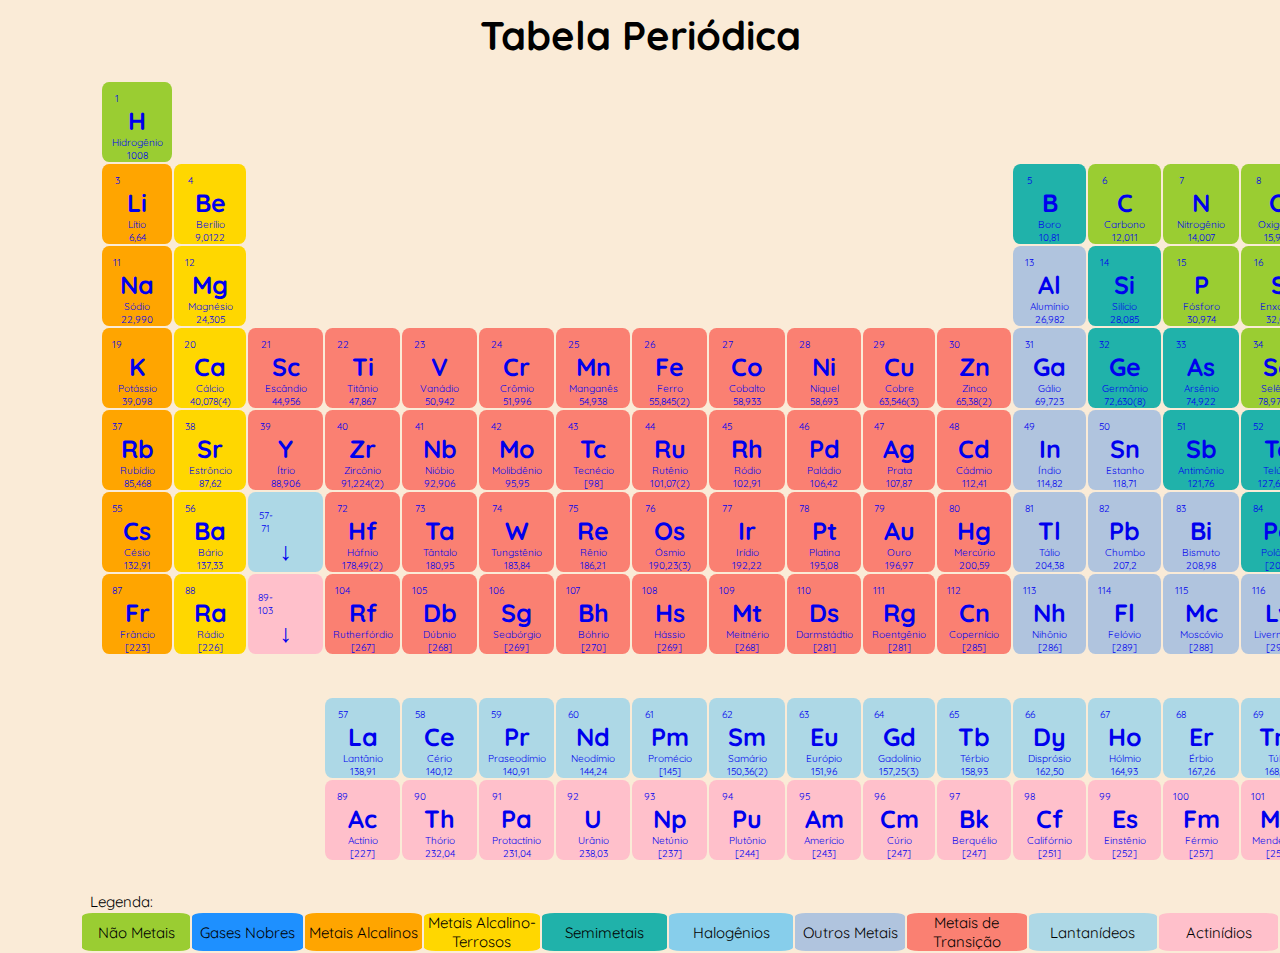
<file: index.html>
<!DOCTYPE html>
<html lang="pt-BR">
<head>
    <meta charset="UTF-8">
    <meta http-equiv="X-UA-Compatible" content="IE=edge">
    <meta name="viewport" content="width=device-width, initial-scale=1.0">
    <link rel="stylesheet" href="style.css">
    <link rel="icon" type="image/x-icon" href="images/favicon.ico">
    <title>Tabela Periódica</title>
</head>
<body>
    <header>
        <h1>Tabela Periódica</h1>                                   
    </header>
    <main>
        <table class="tabela1">                
            <tbody>
                <tr>
                    <td class="yellowgreen">
                        <a href="lista/lista.html" target="_blank">
                            <div>1<p>(Número atômico)</p></div>                            
                            <h1>H</h1>
                            <p>Hidrogênio <br> 1008</p>
                        </a>
                    </td>                 

                    <td id="none" colspan="16"></td>

                    <td class="dodgerblue">
                        <a href="lista/lista.html" target="_blank">
                            <div>2<p>(Número atômico)</p></div>
                            <h1>He</h1>
                            <p>Hélio <br> 4,0026</p>
                        </a>
                    </td>
                </tr>
                <tr>
                    <td class="orange">
                        <a href="lista/lista.html" target="_blank">
                            <div>3<p>(Número atômico)</p></div>
                            <h1>Li</h1>
                            <p>Lítio <br> 6,64</p>
                        </a>
                    </td>
                    <td class="gold">
                        <a href="lista/lista.html" target="_blank">
                            <div>4<p>(Número atômico)</p></div>
                            <h1>Be</h1>
                            <p>Berílio <br> 9,0122</p>
                        </a>
                    </td>

                    <td id="none" colspan="10"></td>
        
                    <td class="lightseagreen">
                        <a href="lista/lista.html" target="_blank">
                            <div>5<p>(Número atômico)</p></div>
                            <h1>B</h1>
                            <p>Boro <br> 10,81</p>
                        </a>
                    </td>
                    <td class="yellowgreen">
                        <a href="lista/lista.html" target="_blank">
                            <div>6<p>(Número atômico)</p></div>
                            <h1>C</h1>
                            <p>Carbono <br> 12,011</p>
                        </a>
                    </td>
                    <td class="yellowgreen">
                        <a href="lista/lista.html" target="_blank">
                            <div>7<p>(Número atômico)</p></div>
                            <h1>N</h1>
                            <p>Nitrogênio<br>14,007</p>
                        </a>
                    </td>
                    <td class="yellowgreen">
                        <a href="lista/lista.html" target="_blank">
                            <div>8<p>(Número atômico)</p></div>
                            <h1>O</h1>
                            <p>Oxigênio<br>15,999</p>
                        </a>
                    </td>
                    <td class="skyblue">
                        <a href="lista/lista.html" target="_blank">
                            <div>9<p>(Número atômico)</p></div>
                            <h1>F</h1>
                            <p>Flúor<br>18,998</p>
                        </a>
                    </td>
                    <td class="dodgerblue">
                        <a href="lista/lista.html" target="_blank">
                            <div>10<p>(Número atômico)</p></div>
                            <h1>Ne</h1>
                            <p>Neônio<br>20,180</p>
                        </a>
                    </td>        
                </tr>
                <tr>
                    <td class="orange">
                        <a href="lista/lista.html" target="_blank">
                            <div>11<p>(Número atômico)</p></div>
                            <h1>Na</h1>
                            <p>Sódio<br>22,990</p>
                        </a>
                    </td>
                    <td class="gold">
                        <a href="lista/lista.html" target="_blank">
                            <div>12<p>(Número atômico)</p></div>
                            <h1>Mg</h1>
                            <p>Magnésio<br>24,305</p>
                        </a>
                    </td>

                    <td id="none" colspan="10"></td>

                    <td class="lightsteelblue">
                        <a href="lista/lista.html" target="_blank">
                            <div>13<p>(Número atômico)</p></div>
                            <h1>Al</h1>
                            <p>Alumínio<br>26,982</p>
                        </a>
                    </td>
                    <td class="lightseagreen">
                        <a href="lista/lista.html" target="_blank">
                            <div>14<p>(Número atômico)</p></div>
                            <h1>Si</h1>
                            <p>Silício<br>28,085</p>
                        </a>
                    </td>
                    <td class="yellowgreen">
                        <a href="lista/lista.html" target="_blank">
                            <div>15<p>(Número atômico)</p></div>
                            <h1>P</h1>
                            <p>Fósforo<br>30,974</p>
                        </a>
                    </td>
                    <td class="yellowgreen">
                        <a href="lista/lista.html" target="_blank">
                            <div>16<p>(Número atômico)</p></div>
                            <h1>S</h1>
                            <p>Enxofre<br>32,06</p>
                        </a>
                    </td>
                    <td class="skyblue">
                        <a href="lista/lista.html" target="_blank">
                            <div>17<p>(Número atômico)</p></div>
                            <h1>Cl</h1>
                            <p>Cloro<br>35,45</p>
                        </a>
                    </td>
                    <td class="dodgerblue">
                        <a href="lista/lista.html" target="_blank">
                            <div>18<p>(Número atômico)</p></div>
                            <h1>Ar</h1>
                            <p>Argônio<br>39,948</p>
                        </a>
                    </td>
                </tr>
                <tr>
                    <td class="orange">
                        <a href="lista/lista.html" target="_blank">
                            <div>19<p>(Número atômico)</p></div>
                            <h1>K</h1>
                            <p>Potássio<br>39,098</p>
                        </a>
                    </td>
                    <td class="gold">
                        <a href="lista/lista.html" target="_blank">
                            <div>20<p>(Número atômico)</p></div>
                            <h1>Ca</h1>
                            <p>Cálcio<br>40,078(4)</p>
                        </a>
                    </td>
                    <td class="salmon">
                        <a href="lista/lista.html" target="_blank">
                            <div>21<p>(Número atômico)</p></div>
                            <h1>Sc</h1>
                            <p>Escândio<br>44,956</p>
                        </a>
                    </td>
                    <td class="salmon">
                        <a href="lista/lista.html" target="_blank">
                            <div>22<p>(Número atômico)</p></div>
                            <h1>Ti</h1>
                            <p>Titânio<br>47,867</p>
                        </a>
                    </td>
                    <td class="salmon">
                        <a href="lista/lista.html" target="_blank">
                            <div>23<p>(Número atômico)</p></div>
                            <h1>V</h1>
                            <p>Vanádio<br>50,942</p>
                        </a>
                    </td>
                    <td class="salmon">
                        <a href="lista/lista.html" target="_blank">
                            <div>24<p>(Número atômico)</p></div>
                            <h1>Cr</h1>
                            <p>Crômio<br>51,996</p>
                        </a>
                    </td>
                    <td class="salmon">
                        <a href="lista/lista.html" target="_blank">
                            <div>25<p>(Número atômico)</p></div>
                            <h1>Mn</h1>
                            <p>Manganês<br>54,938</p>
                        </a>
                    </td>
                    <td class="salmon">
                        <a href="lista/lista.html" target="_blank">
                            <div>26<p>(Número atômico)</p></div>
                            <h1>Fe</h1>
                            <p>Ferro<br>55,845(2)</p>
                        </a>
                    </td>
                    <td class="salmon">
                        <a href="lista/lista.html" target="_blank">
                            <div>27<p>(Número atômico)</p></div>
                            <h1>Co</h1>
                            <p>Cobalto<br>58,933</p>
                        </a>
                    </td>
                    <td class="salmon">
                        <a href="lista/lista.html" target="_blank">
                            <div>28<p>(Número atômico)</p></div>
                            <h1>Ni</h1>
                            <p>Níquel<br>58,693</p>
                        </a>
                    </td>
                    <td class="salmon">
                        <a href="lista/lista.html" target="_blank">
                            <div>29<p>(Número atômico)</p></div>
                            <h1>Cu</h1>
                            <p>Cobre<br>63,546(3)</p>
                        </a>
                    </td>
                    <td class="salmon">
                        <a href="lista/lista.html" target="_blank">
                            <div>30<p>(Número atômico)</p></div>
                            <h1>Zn</h1>
                            <p>Zinco<br>65,38(2)</p>
                        </a>
                    </td>
                    <td class="lightsteelblue">
                        <a href="lista/lista.html" target="_blank">
                            <div>31<p>(Número atômico)</p></div>
                            <h1>Ga</h1>
                            <p>Gálio<br>69,723</p>
                        </a>
                    </td>
                    <td class="lightseagreen">
                        <a href="lista/lista.html" target="_blank">
                            <div>32<p>(Número atômico)</p></div>
                            <h1>Ge</h1>
                            <p>Germânio<br>72,630(8)</p>
                        </a>
                    </td>
                    <td class="lightseagreen">
                        <a href="lista/lista.html" target="_blank">
                            <div>33<p>(Número atômico)</p></div>
                            <h1>As</h1>
                            <p>Arsênio<br>74,922</p>
                        </a>
                    </td>
                    <td class="yellowgreen">
                        <a href="lista/lista.html" target="_blank">
                            <div>34<p>(Número atômico)</p></div>
                            <h1>Se</h1>
                            <p>Selênio<br>78,971(8)</p>
                        </a>
                    </td>
                    <td class="skyblue">
                        <a href="lista/lista.html" target="_blank">
                            <div>35<p>(Número atômico)</p></div>
                            <h1>Br</h1>
                            <p>Bromo<br>79,904</p>
                        </a>
                    </td>
                    <td class="dodgerblue">
                        <a href="lista/lista.html" target="_blank">
                            <div>36<p>(Número atômico)</p></div>
                            <h1>Kr</h1>
                            <p>Criptônio<br>83,798(2)</p>
                        </a>
                    </td>
                </tr>
                <tr>
                    <td class="orange">
                        <a href="lista/lista.html" target="_blank">
                            <div>37<p>(Número atômico)</p></div>
                            <h1>Rb</h1>
                            <p>Rubídio<br>85,468</p>
                        </a>
                    </td>
                    <td class="gold">
                        <a href="lista/lista.html" target="_blank">
                            <div>38<p>(Número atômico)</p></div>
                            <h1>Sr</h1>
                            <p>Estrôncio<br>87,62</p>
                        </a>
                    </td>
                    <td class="salmon">
                        <a href="lista/lista.html" target="_blank">
                            <div>39<p>(Número atômico)</p></div>
                            <h1>Y</h1>
                            <p>Ítrio<br>88,906</p>
                        </a>
                    </td>
                    <td class="salmon">
                        <a href="lista/lista.html" target="_blank">
                            <div>40<p>(Número atômico)</p></div>
                            <h1>Zr</h1>
                            <p>Zircônio<br>91,224(2)</p>
                        </a>
                    </td>
                    <td class="salmon">
                        <a href="lista/lista.html" target="_blank">
                            <div>41<p>(Número atômico)</p></div>
                            <h1>Nb</h1>
                            <p>Nióbio<br>92,906</p>
                        </a>
                    </td>
                    <td class="salmon">
                        <a href="lista/lista.html" target="_blank">
                            <div>42<p>(Número atômico)</p></div>
                            <h1>Mo</h1>
                            <p>Molibdênio<br>95,95</p>
                        </a>
                    </td>
                    <td class="salmon">
                        <a href="lista/lista.html" target="_blank">
                            <div>43<p>(Número atômico)</p></div>
                            <h1>Tc</h1>
                            <p>Tecnécio<br>[98]</p>
                        </a>
                    </td>
                    <td class="salmon">
                        <a href="lista/lista.html" target="_blank">
                            <div>44<p>(Número atômico)</p></div>
                            <h1>Ru</h1>
                            <p>Rutênio<br>101,07(2)</p>
                        </a>
                    </td>
                    <td class="salmon">
                        <a href="lista/lista.html" target="_blank">
                            <div>45<p>(Número atômico)</p></div>
                            <h1>Rh</h1>
                            <p>Ródio<br>102,91</p>
                        </a>
                    </td>
                    <td class="salmon">
                        <a href="lista/lista.html" target="_blank">
                            <div>46<p>(Número atômico)</p></div>
                            <h1>Pd</h1>
                            <p>Paládio<br>106,42</p>
                        </a>
                    </td>
                    <td class="salmon">
                        <a href="lista/lista.html" target="_blank">
                            <div>47<p>(Número atômico)</p></div>
                            <h1>Ag</h1>
                            <p>Prata<br>107,87</p>
                        </a>
                    </td>
                    <td class="salmon">
                        <a href="lista/lista.html" target="_blank">
                            <div>48<p>(Número atômico)</p></div>
                            <h1>Cd</h1>
                            <p>Cádmio<br>112,41</p>
                        </a>
                    </td>
                    <td class="lightsteelblue">
                        <a href=lista/lista.html" target="_blank">
                            <div>49<p>(Número atômico)</p></div>
                            <h1>In</h1>
                            <p>Índio<br>114,82</p>
                        </a>
                    </td>
                    <td class="lightsteelblue">
                        <a href="lista/lista.html" target="_blank">
                            <div>50<p>(Número atômico)</p></div>
                            <h1>Sn</h1>
                            <p>Estanho<br>118,71</p>
                        </a>
                    </td>
                    <td class="lightseagreen">
                        <a href="lista/lista.html" target="_blank">
                            <div>51<p>(Número atômico)</p></div>
                            <h1>Sb</h1>
                            <p>Antimônio<br>121,76</p>
                        </a>
                    </td>
                    <td class="lightseagreen">
                        <a href="lista/lista.html" target="_blank">
                            <div>52<p>(Número atômico)</p></div>
                            <h1>Te</h1>
                            <p>Telúrio<br>127,60(3)</p>
                        </a>
                    </td>
                    <td class="skyblue">
                        <a href="lista/lista.html" target="_blank">
                            <div>53<p>(Número atômico)</p></div>
                            <h1>I</h1>
                            <p>Iodo<br>126,90</p>
                        </a>
                    </td>
                    <td class="dodgerblue">
                        <a href="lista/lista.html" target="_blank">
                            <div>54<p>(Número atômico)</p></div>
                            <h1>Xe</h1>
                            <p>Xenônio<br>131,29</p>
                        </a>
                    </td>
                </tr>
                <tr>
                    <td class="orange">
                        <a href="lista/lista.html" target="_blank">
                            <div>55<p>(Número atômico)</p></div>
                            <h1>Cs</h1>
                            <p>Césio<br>132,91</p>
                        </a>
                    </td>
                    <td class="gold">
                        <a href="lista/lista.html" target="_blank">
                            <div>56<p>(Número atômico)</p></div>
                            <h1>Ba</h1>
                            <p>Bário<br>137,33</p>
                        </a>
                    </td>
                    <td class="lightblue">
                        <a href="lista/lista.html" target="_blank">
                            <div class="seta">57-71<p>(Número atômico)</p></div>
                            <h1>&#8595;</h1>
                        </a>
                    </td>
                    <td class="salmon">
                        <a href="lista/lista.html" target="_blank">
                            <div>72<p>(Número atômico)</p></div>
                            <h1>Hf</h1>
                            <p>Háfnio<br>178,49(2)</p>
                        </a>
                    </td>
                    <td class="salmon">
                        <a href="lista/lista.html" target="_blank">
                            <div>73<p>(Número atômico)</p></div>
                            <h1>Ta</h1>
                            <p>Tântalo<br>180,95</p>
                        </a>
                    </td>
                    <td class="salmon">
                        <a href="lista/lista.html" target="_blank">
                            <div>74<p>(Número atômico)</p></div>
                            <h1>W</h1>
                            <p>Tungstênio<br>183,84</p>
                        </a>
                    </td>
                    <td class="salmon">
                        <a href="lista/lista.html" target="_blank">
                            <div>75<p>(Número atômico)</p></div>
                            <h1>Re</h1>
                            <p>Rênio<br>186,21</p>
                        </a>
                    </td>
                    <td class="salmon">
                        <a href="lista/lista.html" target="_blank">
                            <div>76<p>(Número atômico)</p></div>
                            <h1>Os</h1>
                            <p>Ósmio<br>190,23(3)</p>
                        </a>
                    </td>
                    <td class="salmon">
                        <a href="lista/lista.html" target="_blank">
                            <div>77<p>(Número atômico)</p></div>
                            <h1>Ir</h1>
                            <p>Irídio<br>192,22</p>
                        </a>
                    </td>
                    <td class="salmon">
                        <a href="lista/lista.html" target="_blank">
                            <div>78<p>(Número atômico)</p></div>
                            <h1>Pt</h1>
                            <p>Platina<br>195,08</p>
                        </a>
                    </td>
                    <td class="salmon">
                        <a href="lista/lista.html" target="_blank">
                            <div>79<p>(Número atômico)</p></div>
                            <h1>Au</h1>
                            <p>Ouro<br>196,97</p>
                        </a>
                    </td>
                    <td class="salmon">
                        <a href="lista/lista.html" target="_blank">
                            <div>80<p>(Número atômico)</p></div>
                            <h1>Hg</h1>
                            <p>Mercúrio<br>200,59</p>
                        </a>
                    </td>
                    <td class="lightsteelblue">
                        <a href="lista/lista.html" target="_blank">
                            <div>81<p>(Número atômico)</p></div>
                            <h1>Tl</h1>
                            <p>Tálio<br>204,38</p>
                        </a>
                    </td>
                    <td class="lightsteelblue">
                        <a href="lista/lista.html" target="_blank">
                            <div>82<p>(Número atômico)</p></div>
                            <h1>Pb</h1>
                            <p>Chumbo<br>207,2</p>
                        </a>
                    </td>
                    <td class="lightsteelblue">
                        <a href="lista/lista.html" target="_blank">
                            <div>83<p>(Número atômico)</p></div>
                            <h1>Bi</h1>
                            <p>Bismuto<br>208,98</p>
                        </a>
                    </td>
                    <td class="lightseagreen">
                        <a href="lista/lista.html" target="_blank">
                            <div>84<p>(Número atômico)</p></div>
                            <h1>Po</h1>
                            <p>Polônio<br>[209]</p>
                        </a>
                    </td>
                    <td class="skyblue">
                        <a href="lista/lista.html" target="_blank">
                            <div>85<p>(Número atômico)</p></div>
                            <h1>At</h1>
                            <p>Aslato<br>[210]</p>
                        </a>
                    </td>
                    <td class="dodgerblue">
                        <a href="lista/lista.html" target="_blank">
                            <div>86<p>(Número atômico)</p></div>
                            <h1>Rn</h1>
                            <p>Randônio<br>[222]</p>
                        </a>
                    </td>
                </tr>
                <tr>
                    <td class="orange">
                        <a href="lista/lista.html" target="_blank">
                            <div>87<p>(Número atômico)</p></div>
                            <h1>Fr</h1>
                            <p>Frâncio<br>[223]</p>
                        </a>
                    </td>
                    <td class="gold">
                        <a href="lista/lista.html" target="_blank">
                            <div>88<p>(Número atômico)</p></div>
                            <h1>Ra</h1>
                            <p>Rádio<br>[226]</p>
                        </a>
                    </td>
                    <td class="pink">
                        <a href="lista/lista.html" target="_blank">
                            <div>89-103<p>(Número atômico)</p></div>
                            <h1>&#8595;</h1>
                        </a>
                    </td>
                    <td class="salmon">
                        <a href="lista/lista.html" target="_blank">
                            <div>104<p>(Número atômico)</p></div>
                            <h1>Rf</h1>
                            <p>Rutherfórdio<br>[267]</p>
                        </a>
                    </td>
                    <td class="salmon">
                        <a href="lista/lista.html" target="_blank">
                            <div>105<p>(Número atômico)</p></div>
                            <h1>Db</h1>
                            <p>Dúbnio<br>[268]</p>
                        </a>
                    </td>
                    <td class="salmon">
                        <a href="lista/lista.html" target="_blank">
                            <div>106<p>(Número atômico)</p></div>
                            <h1>Sg</h1>
                            <p>Seabórgio<br>[269]</p>
                        </a>
                    </td>
                    <td class="salmon">
                        <a href="lista/lista.html" target="_blank">
                            <div>107<p>(Número atômico)</p></div>
                            <h1>Bh</h1>
                            <p>Bóhrio<br>[270]</p>
                        </a>
                    </td>
                    <td class="salmon">
                        <a href="lista/lista.html" target="_blank">
                            <div>108<p>(Número atômico)</p></div>
                            <h1>Hs</h1>
                            <p>Hássio<br>[269]</p>
                        </a>
                    </td>
                    <td class="salmon">
                        <a href="lista/lista.html" target="_blank">
                            <div>109<p>(Número atômico)</p></div>
                            <h1>Mt</h1>
                            <p>Meitnério<br>[268]</p>
                        </a>
                    </td>
                    <td class="salmon">
                        <a href="lista/lista.html" target="_blank">
                            <div>110<p>(Número atômico)</p></div>
                            <h1>Ds</h1>
                            <p>Darmstádtio<br>[281]</p>
                        </a>
                    </td>
                    <td class="salmon">
                        <a href="lista/lista.html" target="_blank">
                            <div>111<p>(Número atômico)</p></div>
                            <h1>Rg</h1>
                            <p>Roentgênio<br>[281]</p>
                        </a>
                    </td>
                    <td class="salmon">
                        <a href="lista/lista.html" target="_blank">
                            <div>112<p>(Número atômico)</p></div>
                            <h1>Cn</h1>
                            <p>Copernício<br>[285]</p>
                        </a>
                    </td>
                    <td class="lightsteelblue">
                        <a href="lista/lista.html" target="_blank">
                            <div>113<p>(Número atômico)</p></div>
                            <h1>Nh</h1>
                            <p>Nihônio<br>[286]</p>
                        </a>
                    </td>
                    <td class="lightsteelblue">
                        <a href="lista/lista.html" target="_blank">
                            <div>114<p>(Número atômico)</p></div>
                            <h1>Fl</h1>
                            <p>Felóvio<br>[289]</p>
                        </a>
                    </td>
                    <td class="lightsteelblue">
                        <a href="lista/lista.html" target="_blank">
                            <div>115<p>(Número atômico)</p></div>
                            <h1>Mc</h1>
                            <p>Moscóvio<br>[288]</p>
                        </a>
                    </td>
                    <td class="lightsteelblue">
                        <a href="lista/lista.html" target="_blank">
                            <div>116<p>(Número atômico)</p></div>
                            <h1>Lv</h1>
                            <p>Livermório<br>[293]</p>
                        </a>
                    </td>
                    <td class="skyblue">
                        <a href="lista/lista.html" target="_blank">
                            <div>117<p>(Número atômico)</p></div>
                            <h1>Ts</h1>
                            <p>Tenessino<br>[294]</p>
                        </a>
                    </td>
                    <td class="dodgerblue">
                        <a href="lista/lista.html" target="_blank">
                            <div>118<p>(Número atômico)</p></div>
                            <h1>Og</h1>
                            <p>Oganessônio<br>[294]</p>
                        </a>
                    </td>
                </tr>
                <tr></tr>
                <tr>                               
                    <td id="none" colspan="3"></td>

                    <td class="lightblue">
                        <a href="lista/lista.html" target="_blank">
                            <div>57<p>(Número atômico)</p></div>
                            <h1>La</h1>
                            <p>Lantânio<br>138,91</p>
                        </a>
                    </td>
                    <td class="lightblue">
                        <a href="lista/lista.html" target="_blank">
                            <div>58<p>(Número atômico)</p></div>
                            <h1>Ce</h1>
                            <p>Cério<br>140,12</p>
                        </a>
                    </td>
                    <td class="lightblue">
                        <a href="lista/lista.html" target="_blank">
                            <div>59<p>(Número atômico)</p></div>
                            <h1>Pr</h1>
                            <p>Praseodímio<br>140,91</p>
                        </a>
                    </td>
                    <td class="lightblue">
                        <a href="lista/lista.html" target="_blank">
                            <div>60<p>(Número atômico)</p></div>
                            <h1>Nd</h1>
                            <p>Neodímio<br>144,24</p>
                        </a>
                    </td>
                    <td class="lightblue">
                        <a href="lista/lista.html" target="_blank">
                            <div>61<p>(Número atômico)</p></div>
                            <h1>Pm</h1>
                            <p>Promécio<br>[145]</p>
                        </a> 
                    </td>
                    <td class="lightblue">
                        <a href="lista/lista.html" target="_blank">
                            <div>62<p>(Número atômico)</p></div>
                            <h1>Sm</h1>
                            <p>Samário<br>150,36(2)</p>
                        </a>
                    </td>
                    <td class="lightblue">
                        <a href="lista/lista.html" target="_blank">
                            <div>63<p>(Número atômico)</p></div>
                            <h1>Eu</h1>
                            <p>Európio<br>151,96</p>
                        </a>
                    </td>
                    <td class="lightblue">
                        <a href="lista/lista.html" target="_blank">
                            <div>64<p>(Número atômico)</p></div>
                            <h1>Gd</h1>
                            <p>Gadolínio<br>157,25(3)</p>
                        </a>
                    </td>
                    <td class="lightblue">
                        <a href="lista/lista.html" target="_blank">
                            <div>65<p>(Número atômico)</p></div>
                            <h1>Tb</h1>
                            <p>Térbio<br>158,93</p>
                        </a>
                    </td>
                    <td class="lightblue">
                        <a href="lista/lista.html" target="_blank">
                            <div>66<p>(Número atômico)</p></div>
                            <h1>Dy</h1>
                            <p>Disprósio<br>162,50</p>
                        </a>
                    </td>
                    <td class="lightblue">
                        <a href="lista/lista.html" target="_blank">
                            <div>67<p>(Número atômico)</p></div>
                            <h1>Ho</h1>
                            <p>Hólmio<br>164,93</p>
                        </a>
                    </td>
                    <td class="lightblue">
                        <a href="lista/lista.html" target="_blank">
                            <div>68<p>(Número atômico)</p></div>
                            <h1>Er</h1>
                            <p>Érbio<br>167,26</p>
                        </a>
                    </td>
                    <td class="lightblue">
                        <a href="lista/lista.html" target="_blank">
                            <div>69<p>(Número atômico)</p></div>
                            <h1>Tm</h1>
                            <p>Túlio<br>168,93</p>
                        </a>
                    </td>
                    <td class="lightblue">
                        <a href="lista/lista.html" target="_blank">
                            <div>70<p>(Número atômico)</p></div>
                            <h1>Yb</h1>
                            <p>Itérbio<br>173,05</p>
                        </a>
                    </td>
                    <td class="lightblue">
                        <a href="lista/lista.html" target="_blank">
                            <div>71<p>(Número atômico)</p></div>
                            <h1>Lu</h1>
                            <p>Lutécio<br>174,97</p>
                        </a>
                    </td>
                </tr>
                <tr>
                    <td id="none" colspan="3"></td>

                    <td class="pink">                        
                        <a href="lista/lista.html" target="_blank">
                            <div>89<p>(Número atômico)</p></div>
                            <h1>Ac</h1>
                            <p>Actínio<br>[227]</p>
                        </a>
                    </td>
                    <td class="pink">
                        <a href="lista/lista.html" target="_blank">
                            <div>90<p>(Número atômico)</p></div>
                            <h1>Th</h1>
                            <p>Thório<br>232,04</p>
                        </a>
                    </td>
                    <td class="pink">
                        <a href="lista/lista.html" target="_blank">
                            <div>91<p>(Número atômico)</p></div>
                            <h1>Pa</h1>
                            <p>Protactínio<br>231,04</p>
                        </a>
                    </td>
                    <td class="pink">
                        <a href="lista/lista.html" target="_blank">
                            <div>92<p>(Número atômico)</p></div>
                            <h1>U</h1>
                            <p>Urânio<br>238,03</p>
                        </a>
                    </td>
                    <td class="pink">
                        <a href="lista/lista.html" target="_blank">
                            <div>93<p>(Número atômico)</p></div>
                            <h1>Np</h1>
                            <p>Netúnio<br>[237]</p>
                        </a>
                    </td>
                    <td class="pink">
                        <a href="lista/lista.html" target="_blank">
                            <div>94<p>(Número atômico)</p></div>
                            <h1>Pu</h1>
                            <p>Plutônio<br>[244]</p>
                        </a>
                    </td>
                    <td class="pink">
                        <a href="lista/lista.html" target="_blank">
                            <div>95<p>(Número atômico)</p></div>
                            <h1>Am</h1>
                            <p>Amerício<br>[243]</p>
                        </a>
                    </td>
                    <td class="pink">
                        <a href="lista/lista.html" target="_blank">
                            <div>96<p>(Número atômico)</p></div>
                            <h1>Cm</h1>
                            <p>Cúrio<br>[247]</p>
                        </a>
                    </td>
                    <td class="pink">
                        <a href="lista/lista.html" target="_blank">
                            <div>97<p>(Número atômico)</p></div>
                            <h1>Bk</h1>
                            <p>Berquélio<br>[247]</p>
                        </a>
                    </td>
                    <td class="pink">
                        <a href="lista/lista.html" target="_blank">
                            <div>98<p>(Número atômico)</p></div>
                            <h1>Cf</h1>
                            <p>Califórnio<br>[251]</p>
                        </a>
                    </td>
                    <td class="pink">
                        <a href="lista/lista.html" target="_blank">
                            <div>99<p>(Número atômico)</p></div>
                            <h1>Es</h1>
                            <p>Einstênio<br>[252]</p>
                        </a>
                    </td>
                    <td class="pink">
                        <a href="lista/lista.html" target="_blank">
                            <div>100<p>(Número atômico)</p></div>
                            <h1>Fm</h1>
                            <p>Férmio<br>[257]</p>
                        </a>
                    </td>                    
                    <td class="pink">
                        <a href="lista/lista.html" target="_blank">
                            <div>101<p>(Número atômico)</p></div>
                            <h1>Md</h1>
                            <p>Mendelévio<br>[258]</p>
                        </a>
                    </td>
                    <td class="pink">
                        <a href="lista/lista.html" target="_blank">
                            <div>102<p>(Número atômico)</p></div>
                            <h1>No</h1>
                            <p>Nobélio<br>[259]</p>
                        </a>
                    </td>
                    <td class="pink">
                        <a href="lista/lista.html" target="_blank">
                            <div>103<p>(Número atômico)</p></div>
                            <h1>Lr</h1>
                            <p>Laurêncio<br>[262]</p>
                        </a>
                    </td>
                </tr>
            </tbody>               
            
        </table>       
    </main>
    <footer>
        <table>
            <caption>Legenda:</caption>
            <tr>
                <td class="yellowgreen">Não Metais</td>
                <td class="dodgerblue">Gases Nobres</td>
                <td class="orange">Metais Alcalinos</td>
                <td class="gold">Metais Alcalino-Terrosos</td>
                <td class="lightseagreen">Semimetais</td>
                <td class="skyblue">Halogênios</td>
                <td class="lightsteelblue">Outros Metais</td>
                <td class="salmon">Metais de Transição</td>
                <td class="lightblue">Lantanídeos</td>
                <td class="pink">Actinídios</td>
            </tr>                
        </table>        
    </footer>
</body>
</html>
</file>
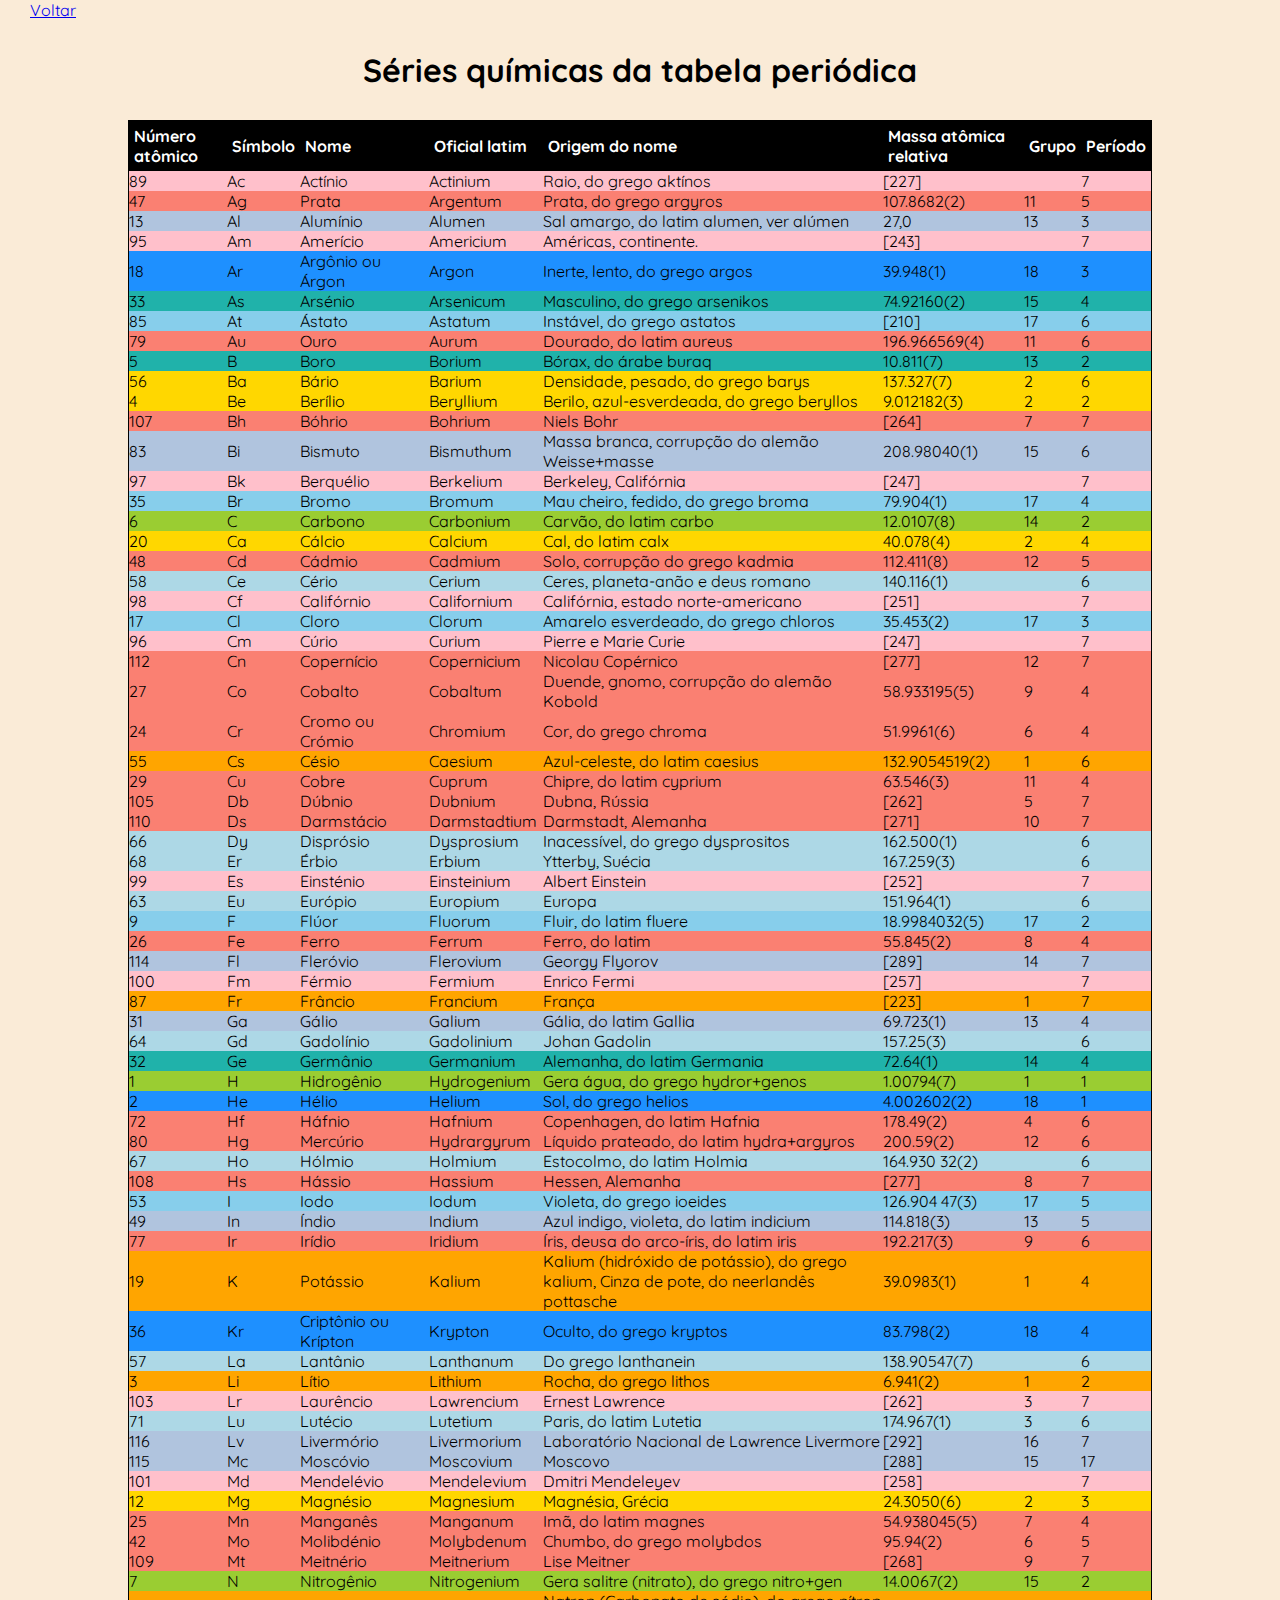
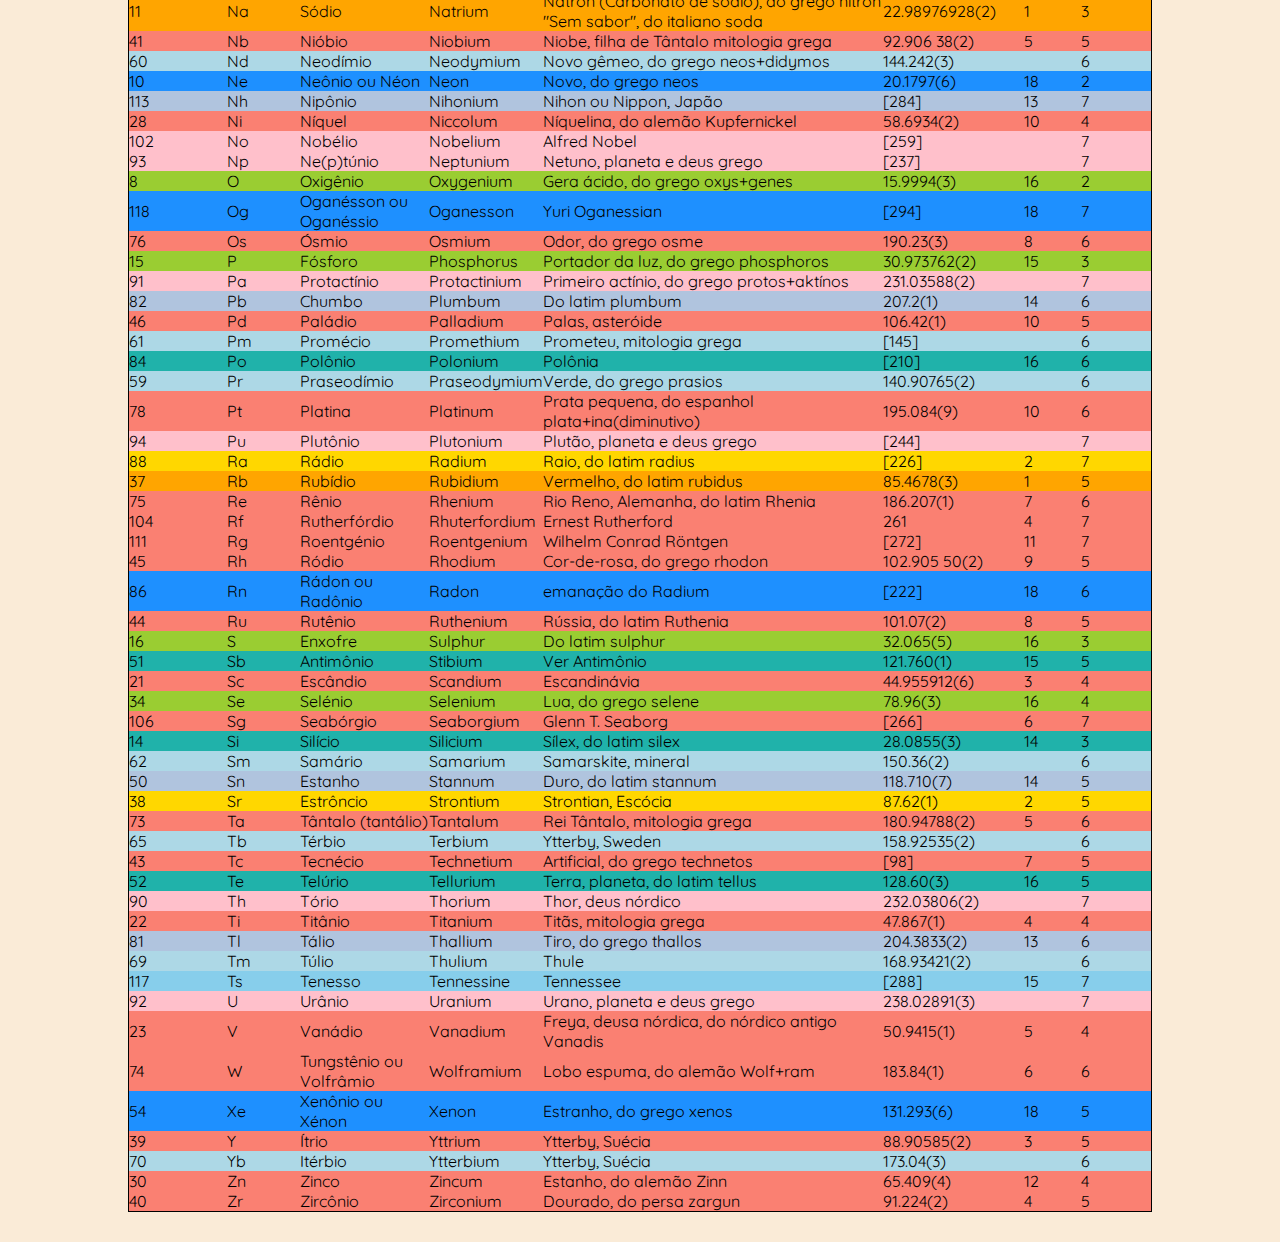
<file: lista/lista.html>
<!DOCTYPE html>
<html lang="pt-BR">
<head>
    <meta charset="UTF-8">
    <meta http-equiv="X-UA-Compatible" content="IE=edge">
    <meta name="viewport" content="width=device-width, initial-scale=1.0">
    <link rel="stylesheet" href="estilo.css">
    <link rel="shortcut icon" href="/tabela_periodica/images/favicon.ico" type="image/x-icon">

    <title>Características dos elementos</title>
</head>
<body>
    <main>
        <table>
            <caption>
                <h1>Séries químicas da tabela periódica</h1>
            </caption>        
            <thead><a href="../index.html">Voltar</a></thead>
            <tbody>
                <tr>
                    <th>Número atômico</th>
                    <th>Símbolo</th>                    
                    <th>Nome</th>
                    <th>Oficial latim</th>
                    <th>Origem do nome</th>
                    <th>Massa atômica relativa</th>
                    <th>Grupo</th>
                    <th>Período</th>
                </tr>
                <tr class="pink">
                    <td>89</td>
                    <td>Ac</td>
                    <td>Actínio</td>
                    <td>Actinium</td>
                    <td>Raio, do grego aktínos</td>	
                    <td>[227]</td>
                    <td></td>	 	
                    <td>7</td>                   
                </tr>      
                <tr class="salmon">
                    <td>47</td>
                    <td>Ag</td>	
                    <td>Prata</td>	
                    <td>Argentum</td>	
                    <td>Prata, do grego argyros</td>	
                    <td>107.8682(2)</td>
                    <td>11</td>
                    <td>5</td>
                </tr>   
                <tr class="lightsteelblue">
                    <td>13</td>
                    	<td>Al</td>	
                        <td>Alumínio</td>	
                        <td>Alumen</td>	
                        <td>Sal amargo, do latim alumen, ver alúmen</td>
                        <td>27,0</td>	
                        <td>13</td>	
                        <td>3</td>
                </tr>  
                <tr class="pink">
                    <td>95</td>	
                    <td>Am</td>
                    <td>Amerício</td>	
                    <td>Americium</td>	
                    <td>Américas, continente.</td>	
                    <td>[243]</td>	
                    <td></td> 	
                    <td>7</td> 
                </tr>  
                <tr class="dodgerblue">
                    <td>18</td>	
                    <td>Ar</td>	
                    <td>Argônio ou Árgon</td>	
                    <td>Argon</td>	
                    <td>Inerte, lento, do grego argos</td>	
                    <td>39.948(1)</td> 
                    <td>18</td>
                    <td>3</td>
                </tr> 
                <tr class="lightseagreen">
                    <td>33</td>	
                    <td>As</td>	
                    <td>Arsénio</td>
                    <td>Arsenicum</td>	
                    <td>Masculino, do grego arsenikos</td>	
                    <td>74.92160(2)</td>	
                    <td>15</td>	
                    <td>4</td>
                </tr>
                <tr class="skyblue">
                    <td>85</td>	
                    <td>At</td>	
                    <td>Ástato</td>	
                    <td>Astatum</td>
                    <td>Instável, do grego astatos</td>	
                    <td>[210]</td>	
                    <td>17</td>	
                    <td>6</td>
                </tr>
                <tr class="salmon">
                    <td>79</td>	
                    <td>Au</td>	
                    <td>Ouro</td>	
                    <td>Aurum</td>	
                    <td>Dourado, do latim aureus</td>	
                    <td>196.966569(4)</td>	
                    <td>11</td>	
                    <td>6</td>
                </tr>
                <tr class="lightseagreen">
                    <td>5</td>	
                    <td>B</td>	
                    <td>Boro</td>	
                    <td>Borium</td>	
                    <td>Bórax, do árabe buraq</td>	
                    <td>10.811(7)</td>	
                    <td>13</td>	
                    <td>2</td>
                </tr>
                <tr class="gold">
                    <td>56</td>	
                    <td>Ba</td>	
                    <td>Bário</td>	
                    <td>Barium</td>	
                    <td>Densidade, pesado, do grego barys</td>	
                    <td>137.327(7)</td>	
                    <td>2</td>	
                    <td>6</td>
                </tr>
                <tr class="gold">
                    <td>4</td>	
                    <td>Be</td>	
                    <td>Berílio</td>	
                    <td>Beryllium</td>	
                    <td>Berilo, azul-esverdeada, do grego beryllos</td>	
                    <td>9.012182(3)</td>
                    <td>2</td>
                    <td>2</td>
                </tr>
                <tr class="salmon">
                    <td>107</td>
                    <td>Bh</td>
                    <td>Bóhrio</td>
                    <td>Bohrium</td>
                    <td>Niels Bohr</td>
                    <td>[264]</td>
                    <td>7</td>
                    <td>7</td>
                </tr>
                <tr class="lightsteelblue">
                    <td>83</td>	
                    <td>Bi</td>	
                    <td>Bismuto</td>	
                    <td>Bismuthum</td>	
                    <td>Massa branca, corrupção do alemão Weisse+masse</td>	<td>208.98040(1)</td>	
                    <td>15</td>
                    <td>6</td>
                </tr>
                <tr class="pink">
                    <td>97</td>	
                    <td>Bk</td>	
                    <td>Berquélio</td>	
                    <td>Berkelium</td>	
                    <td>Berkeley, Califórnia</td>	
                    <td>[247]</td>
                    <td></td>
                    <td>7</td>	 	
                </tr>
                <tr class="skyblue">
                    <td>35</td>
                    	<td>Br</td>	
                        <td>Bromo</td>	
                        <td>Bromum</td>	
                        <td>Mau cheiro, fedido, do grego broma</td>	
                        <td>79.904(1)</td>
                        <td>17</td>	
                        <td>4</td>
                </tr>
                <tr class="yellowgreen">
                    <td>6</td>	
                    <td>C</td>	
                    <td>Carbono</td>	
                    <td>Carbonium</td>	
                    <td>Carvão, do latim carbo</td>	
                    <td>12.0107(8)</td>	
                    <td>14</td>	
                    <td>2</td>
                </tr>
                <tr class="gold">
                    <td>20</td>	
                    <td>Ca</td>	
                    <td>Cálcio</td>	
                    <td>Calcium</td>	
                    <td>Cal, do latim calx</td>	
                    <td>40.078(4)</td>	
                    <td>2</td>
                    <td>4</td>
                </tr>
                <tr class="salmon">
                    <td>48</td>	
                    <td>Cd</td>	
                    <td>Cádmio</td>	
                    <td>Cadmium</td>	
                    <td>Solo, corrupção do grego kadmia</td>	
                    <td>112.411(8)</td>	
                    <td>12</td>	
                    <td>5</td>
                </tr>
                <tr class="lightblue">
                    <td>58</td>	
                    <td>Ce</td>	
                    <td>Cério</td>	
                    <td>Cerium</td>	
                    <td>Ceres, planeta-anão e deus romano</td>	
                    <td>140.116(1)</td>
                    <td></td>	 	
                    <td>6</td>
                </tr>
                <tr class="pink">
                    <td>98</td>	
                    <td>Cf</td>	
                    <td>Califórnio</td>	
                    <td>Californium</td>	
                    <td>Califórnia, estado norte-americano</td>	
                    <td>[251]</td>
                    <td></td>	 	
                    <td>7</td>
                </tr>
                <tr class="skyblue">
                    <td>17</td>	
                    <td>Cl</td>	
                    <td>Cloro</td>	
                    <td>Clorum</td>	
                    <td>Amarelo esverdeado, do grego chloros</td>	
                    <td>35.453(2)</td>	
                    <td>17</td>	
                    <td>3</td>
                </tr>
                <tr class="pink">
                    <td>96</td>	
                    <td>Cm</td>	
                    <td>Cúrio</td>	
                    <td>Curium</td>	
                    <td>Pierre e Marie Curie</td>	
                    <td>[247]</td>
                    <td></td>	
                    <td>7</td>
                </tr>
                <tr class="salmon">
                    <td>112</td>	
                    <td>Cn</td>	
                    <td>Copernício</td>	
                    <td>Copernicium</td>	
                    <td>Nicolau Copérnico</td>	
                    <td>[277]</td>	
                    <td>12</td>	
                    <td>7</td>
                </tr>
                <tr class="salmon">
                    <td>27</td>	
                    <td>Co</td>	
                    <td>Cobalto</td>	
                    <td>Cobaltum</td>	
                    <td>Duende, gnomo, corrupção do alemão Kobold</td>	
                    <td>58.933195(5)</td>	
                    <td>9</td>	
                    <td>4</td>
                </tr>
                <tr class="salmon">
                    <td>24</td>
                    <td>Cr</td>	
                    <td>Cromo ou Crómio</td>	
                    <td>Chromium</td>	
                    <td>Cor, do grego chroma</td>	
                    <td>51.9961(6)</td>	
                    <td>6</td>	
                    <td>4</td>
                </tr>
                <tr class="orange">
                    <td>55</td>	
                    <td>Cs</td>	
                    <td>Césio</td>	
                    <td>Caesium</td>	
                    <td>Azul-celeste, do latim caesius</td>	
                    <td>132.9054519(2)</td>
                    <td>1</td> 
                    <td>6</td>
                </tr>
                <tr class="salmon">
                    <td>29</td>	
                    <td>Cu</td>	
                    <td>Cobre</td>	
                    <td>Cuprum</td>	
                    <td>Chipre, do latim cyprium</td>	
                    <td>63.546(3)</td>	
                    <td>11</td>	
                    <td>4</td>
                </tr>
                <tr class="salmon">
                    <td>105</td>	
                    <td>Db</td>	
                    <td>Dúbnio</td>	
                    <td>Dubnium</td>	
                    <td>Dubna, Rússia</td>	
                    <td>[262]</td>	
                    <td>5</td>	
                    <td>7</td>
                </tr>
                <tr class="salmon">
                    <td>110</td>	
                    <td>Ds</td>	
                    <td>Darmstácio</td>	
                    <td>Darmstadtium</td>	
                    <td>Darmstadt, Alemanha</td>	
                    <td>[271]</td>	
                    <td>10</td>	
                    <td>7</td>
                </tr>
                <tr class="lightblue">
                    <td>66</td>	
                    <td>Dy</td>	
                    <td>Disprósio</td>	
                    <td>Dysprosium</td>	
                    <td>Inacessível, do grego dysprositos</td>	
                    <td>162.500(1)</td>
                    <td></td>	 	
                    <td>6</td>
                </tr>
                <tr class="lightblue">
                    <td>68</td>	
                    <td>Er</td>	
                    <td>Érbio</td>	
                    <td>Erbium</td>	
                    <td>Ytterby, Suécia</td>	
                    <td>167.259(3)</td>	 
                    <td></td>	
                    <td>6</td>
                </tr>
                <tr class="pink">
                    <td>99</td>	
                    <td>Es</td>	
                    <td>Einsténio</td>	
                    <td>Einsteinium</td>	
                    <td>Albert Einstein</td>	
                    <td>[252]</td>
                    <td></td>	 	
                    <td>7</td>
                </tr>
                <tr class="lightblue">
                    <td>63</td>	
                    <td>Eu</td>	
                    <td>Európio</td>	
                    <td>Europium</td>	
                    <td>Europa</td>	
                    <td>151.964(1)</td>
                    <td></td>	 	
                    <td>6</td>
                </tr>
                <tr class="skyblue">
                    <td>9</td>
                    <td>F</td>		
                    <td>Flúor</td>	
                    <td>Fluorum</td>	
                    <td>Fluir, do latim fluere</td>	
                    <td>18.9984032(5)</td>	
                    <td>17</td>	
                    <td>2</td>
                </tr>
                <tr class="salmon">
                    <td>26</td>	
                    <td>Fe</td>	
                    <td>Ferro</td>	
                    <td>Ferrum</td>	
                    <td>Ferro, do latim</td>	
                    <td>55.845(2)</td>	
                    <td>8</td>	
                    <td>4</td>
                </tr>
                <tr class="lightsteelblue">
                    <td>114</td>	
                    <td>Fl</td>	
                    <td>Fleróvio</td>	
                    <td>Flerovium</td>	
                    <td>Georgy Flyorov</td>	
                    <td>[289]</td> 
                    <td>14</td>	
                    <td>7</td>
                </tr>
                <tr class="pink">
                    <td>100</td>	
                    <td>Fm</td>	
                    <td>Férmio</td>	
                    <td>Fermium</td>	
                    <td>Enrico Fermi</td>	
                    <td>[257]</td>
                    <td></td>	 	
                    <td>7</td>
                </tr>
                <tr class="orange">
                    <td>87</td>	
                    <td>Fr</td>	
                    <td>Frâncio</td>
                    <td>Francium</td>	
                    <td>França</td>	
                    <td>[223]</td>	
                    <td>1</td>	
                    <td>7</td>
                </tr>
                <tr class="lightsteelblue">
                    <td>31</td>	
                    <td>Ga</td>	
                    <td>Gálio</td>	
                    <td>Galium</td>	
                    <td>Gália, do latim Gallia</td>	
                    <td>69.723(1)</td>	
                    <td>13</td>	
                    <td>4</td>
                </tr>
                <tr class="lightblue">
                    <td>64</td>                    	
                    <td>Gd</td>	
                    <td>Gadolínio</td>	
                    <td>Gadolinium</td>	
                    <td>Johan Gadolin</td>	
                    <td>157.25(3)</td>
                    <td></td>	 	
                    <td>6</td>

                </tr>
                <tr class="lightseagreen">
                    <td>32</td>	
                    <td>Ge</td>	
                    <td>Germânio</td>	
                    <td>Germanium</td>	
                    <td>Alemanha, do latim Germania</td>	
                    <td>72.64(1)</td>	
                    <td>14</td>	
                    <td>4</td>
                </tr>
                <tr class="yellowgreen">
                    <td>1</td>	
                    <td>H</td>	
                    <td>Hidrogênio</td>	
                    <td>Hydrogenium</td>	
                    <td>Gera água, do grego hydror+genos</td>	
                    <td>1.00794(7)</td>	
                    <td>1</td>
                    <td>1</td>	
                </tr>
                <tr class="dodgerblue">
                    <td>2</td>	
                    <td>He</td>	
                    <td>Hélio</td>	
                    <td>Helium</td>	
                    <td>Sol, do grego helios</td>	
                    <td>4.002602(2)</td>	
                    <td>18</td><td>1</td>
                </tr>
                <tr class="salmon">
                    <td>72</td>	
                    <td>Hf</td>	
                    <td>Háfnio</td>	
                    <td>Hafnium</td>	
                    <td>Copenhagen, do latim Hafnia</td>	
                    <td>178.49(2)</td>	
                    <td>4</td>	
                    <td>6</td>
                </tr>
                <tr class="salmon">
                    <td>80</td>	
                    <td>Hg</td>	
                    <td>Mercúrio</td>	
                    <td>Hydrargyrum</td>	
                    <td>Líquido prateado, do latim hydra+argyros</td>	
                    <td>200.59(2)</td>	
                    <td>12</td>	
                    <td>6</td>
                </tr>
                <tr class="lightblue">
                    <td>67</td>	
                    <td>Ho</td>	
                    <td>Hólmio</td>	
                    <td>Holmium</td>	
                    <td>Estocolmo, do latim Holmia</td>	
                    <td>164.930 32(2)</td> 
                    <td></td>                    
                    <td>6</td>
                </tr>
                <tr class="salmon">
                    <td>108</td>	
                    <td>Hs</td>	
                    <td>Hássio</td>	
                    <td>Hassium</td>	
                    <td>Hessen, Alemanha</td>	
                    <td>[277]</td>	
                    <td>8</td>
                    <td>7</td>	
                </tr>
                <tr class="skyblue">
                    <td>53</td>	
                    <td>I</td>	
                    <td>Iodo</td>	
                    <td>Iodum</td>	
                    <td>Violeta, do grego ioeides</td>	
                    <td>126.904 47(3)</td>	
                    <td>17</td>	
                    <td>5</td>
                </tr>
                <tr class="lightsteelblue">
                    <td>49</td>	
                    <td>In</td>	
                    <td>Índio</td>	
                    <td>Indium</td>	
                    <td>Azul indigo, violeta, do latim indicium</td>	
                    <td>114.818(3)</td>	
                    <td>13</td>	
                    <td>5</td>
                </tr>
                <tr class="salmon">
                    <td>77</td>	
                    <td>Ir</td>	
                    <td>Irídio</td>	
                    <td>Iridium</td>	
                    <td>Íris, deusa do arco-íris, do latim iris</td>	
                    <td>192.217(3)</td>	
                    <td>9</td>	
                    <td>6</td>
                </tr>
                <tr class="orange">
                    <td>19</td>	
                    <td>K</td>	
                    <td>Potássio</td>	
                    <td>Kalium</td>	
                    <td>Kalium (hidróxido de potássio), do grego kalium, Cinza de pote, do neerlandês pottasche</td>	
                    <td>39.0983(1)</td>	
                    <td>1</td>	
                    <td>4</td>
                </tr>
                <tr class="dodgerblue">
                    <td>36</td>	
                    <td>Kr</td>	
                    <td>Criptônio ou Krípton</td>	
                    <td>Krypton</td>	
                    <td>Oculto, do grego kryptos</td>
                    <td>83.798(2)</td>	
                    <td>18</td>
                    <td>4</td>	
                </tr>
                <tr class="lightblue">
                    <td>57</td>	
                    <td>La</td>	
                    <td>Lantânio</td>	
                    <td>Lanthanum</td>	
                    <td>Do grego lanthanein</td>	
                    <td>138.90547(7)</td>
                    <td></td>	 
                    <td>6</td>	
                </tr>
                <tr class="orange">
                    <td>3</td>	
                    <td>Li</td>	
                    <td>Lítio</td>	
                    <td>Lithium</td>	
                    <td>Rocha, do grego lithos</td>	
                    <td>6.941(2)</td>
                    <td>1</td>	
                    <td>2</td>
                </tr>
                <tr class="pink">
                    <td>103</td>	
                    <td>Lr</td>	
                    <td>Laurêncio</td>	
                    <td>Lawrencium</td>	
                    <td>Ernest Lawrence</td>	
                    <td>[262]</td>
                    <td>3</td>
                    <td>7</td>
                </tr>
                <tr class="lightblue">
                    <td>71</td>	
                    <td>Lu</td>	
                    <td>Lutécio</td>	
                    <td>Lutetium</td>	
                    <td>Paris, do latim Lutetia</td>	
                    <td>174.967(1)</td>
                    <td>3</td>
                    <td>6</td>
                </tr>
                <tr class="lightsteelblue">
                    <td>116</td>	
                    <td>Lv</td>	
                    <td>Livermório</td>	
                    <td>Livermorium</td>	
                    <td>Laboratório Nacional de Lawrence Livermore</td>	
                    <td>[292]</td>
                    <td>16</td> 
                    <td>7</td>                    
                </tr>
                <tr class="lightsteelblue">
                    <td>115</td>	
                    <td>Mc</td>	
                    <td>Moscóvio</td>	
                    <td>Moscovium</td>	
                    <td>Moscovo</td>	
                    <td>[288]</td>
                    <td>15</td>
                    <td>17</td>
                </tr>
                <tr class="pink">
                    <td>101</td>	
                    <td>Md</td>	
                    <td>Mendelévio</td>	
                    <td>Mendelevium</td>	
                    <td>Dmitri Mendeleyev</td>	
                    <td>[258]</td>
                    <td></td> 
                    <td>7</td>
                </tr>
                <tr class="gold">
                    <td>12</td>	
                    <td>Mg</td>	
                    <td>Magnésio</td>	
                    <td>Magnesium</td>	
                    <td>Magnésia, Grécia</td>	
                    <td>24.3050(6)</td>
                    <td>2</td>	
                    <td>3</td>
                </tr>
                <tr class="salmon">
                    <td>25</td>	
                    <td>Mn</td>	
                    <td>Manganês</td>	
                    <td>Manganum</td>	
                    <td>Imã, do latim magnes</td>	
                    <td>54.938045(5)</td>
                    <td>7</td>
                    <td>4</td>	
                </tr>
                <tr class="salmon">
                    <td>42</td>
                    <td>Mo</td>	
                    <td>Molibdénio</td>	
                    <td>Molybdenum</td>	
                    <td>Chumbo, do grego molybdos</td>	
                    <td>95.94(2)</td>
                    <td>6</td>
                    <td>5</td>
                </tr>
                <tr class="salmon">
                    <td>109</td>	
                    <td>Mt</td>	
                    <td>Meitnério</td>	
                    <td>Meitnerium</td>	
                    <td>Lise Meitner</td>	
                    <td>[268]</td>
                    <td>9</td>
                    <td>7</td>
                </tr>
                <tr class="yellowgreen">
                    <td>7</td>
                    <td>N</td>
                    <td>Nitrogênio</td>	
                    <td>Nitrogenium</td>	
                    <td>Gera salitre (nitrato), do grego nitro+gen</td>	
                    <td>14.0067(2)</td>
                    <td>15</td>
                    <td>2</td>
                </tr>
                <tr class="orange">
                    <td>11</td>
                    <td>Na</td>
                    <td>Sódio</td>	
                    <td>Natrium</td>	
                    <td>Natron (Carbonato de sódio), do grego nítron "Sem sabor", do italiano soda</td>                    
                    <td>22.98976928(2)</td>
                    <td>1</td>
                    <td>3</td>
                </tr>
                <tr class="salmon">
                    <td>41</td>	
                    <td>Nb</td>	
                    <td>Nióbio</td>	
                    <td>Niobium</td>	
                    <td>Niobe, filha de Tântalo mitologia grega</td>	
                    <td>92.906 38(2)</td>
                    <td>5</td>	
                    <td>5</td>                    
                </tr>
                <tr class="lightblue">
                    <td>60</td>	
                    <td>Nd</td>	
                    <td>Neodímio</td>	
                    <td>Neodymium</td>	
                    <td>Novo gêmeo, do grego neos+didymos</td>	
                    <td>144.242(3)</td>
                    <td></td>	
                    <td>6</td> 	
                </tr>
                <tr class="dodgerblue">
                    <td>10</td>	
                    <td>Ne</td>	
                    <td>Neônio ou Néon</td>	
                    <td>Neon</td>	
                    <td>Novo, do grego neos</td>	
                    <td>20.1797(6)</td>
                    <td>18</td>
                    <td>2</td>	
                </tr>
                <tr class="lightsteelblue">
                    <td>113</td>	
                    <td>Nh</td>	
                    <td>Nipônio</td>	
                    <td>Nihonium</td>	
                    <td>Nihon ou Nippon, Japão</td>	
                    <td>[284]</td>
                    <td>13</td>
                    <td>7</td>
                </tr>
                <tr class="salmon">
                    <td>28</td>	
                    <td>Ni</td>	
                    <td>Níquel</td>	
                    <td>Niccolum</td>	
                    <td>Níquelina, do alemão Kupfernickel</td>	
                    <td>58.6934(2)</td>
                    <td>10</td>
                    <td>4</td>
                </tr>
                <tr class="pink">
                    <td>102</td>	
                    <td>No</td>	
                    <td>Nobélio</td>	
                    <td>Nobelium</td>	
                    <td>Alfred Nobel</td>	
                    <td>[259]</td>
                    <td></td> 
                    <td>7</td>	
                </tr>
                <tr class="pink">
                    <td>93</td>	
                    <td>Np</td>	
                    <td>Ne(p)túnio</td>	
                    <td>Neptunium</td>	
                    <td>Netuno, planeta e deus grego</td>	
                    <td>[237]</td>
                    <td></td>	
                    <td>7</td> 	
                </tr>
                <tr class="yellowgreen">
                    <td>8</td>	
                    <td>O</td>	
                    <td>Oxigênio</td>	
                    <td>Oxygenium</td>	
                    <td>Gera ácido, do grego oxys+genes</td>	
                    <td>15.9994(3)</td> 
                    <td>16</td> 
                    <td>2</td>
                </tr>
                <tr class="dodgerblue">
                    <td>118</td>	
                    <td>Og</td>	
                    <td>Oganésson ou Oganéssio</td>	
                    <td>Oganesson</td>	
                    <td>Yuri Oganessian</td>	
                    <td>[294]</td>
                    <td>18</td>	
                    <td>7</td>
                </tr>
                <tr class="salmon">
                    <td>76</td>	
                    <td>Os</td>	
                    <td>Ósmio</td>	
                    <td>Osmium</td>	
                    <td>Odor, do grego osme</td>	
                    <td>190.23(3)</td> 
                    <td>8</td>	
                    <td>6</td>
                </tr>
                <tr class="yellowgreen">
                    <td>15</td>	
                    <td>P</td>	
                    <td>Fósforo</td>	
                    <td>Phosphorus</td>	
                    <td>Portador da luz, do grego phosphoros</td>	
                    <td>30.973762(2)</td> 
                    <td>15</td>	
                    <td>3</td>
                </tr>
                <tr class="pink">
                    <td>91</td>	
                    <td>Pa</td>	
                    <td>Protactínio</td>	
                    <td>Protactinium</td>	
                    <td>Primeiro actínio, do grego protos+aktínos</td>	
                    <td>231.03588(2)</td>
                    <td></td>	 
                    <td>7</td> 
                </tr>
                <tr class="lightsteelblue">
                    <td>82</td>	
                    <td>Pb</td>	
                    <td>Chumbo</td>	
                    <td>Plumbum</td>	
                    <td>Do latim plumbum</td>	
                    <td>207.2(1)</td>
                    <td>14</td> 
                    <td>6</td>
                </tr>
                <tr class="salmon">
                    <td>46</td>	
                    <td>Pd</td>	
                    <td>Paládio</td>	
                    <td>Palladium</td>	
                    <td>Palas, asteróide</td>	
                    <td>106.42(1)</td>
                    <td>10</td> 
                    <td>5</td>
                </tr>
                <tr class="lightblue">
                    <td>61</td>	
                    <td>Pm</td>	
                    <td>Promécio</td>	
                    <td>Promethium</td>	
                    <td>Prometeu, mitologia grega</td>	
                    <td>[145]</td>
                    <td></td> 
                    <td>6</td>
                </tr>
                <tr class="lightseagreen">
                    <td>84</td>	
                    <td>Po</td>	
                    <td>Polônio</td>	
                    <td>Polonium</td>	
                    <td>Polônia</td>	
                    <td>[210]</td>
                    <td>16</td> 
                    <td>6</td>
                </tr>
                <tr class="lightblue">
                    <td>59</td>	
                    <td>Pr</td>	
                    <td>Praseodímio</td>	
                    <td>Praseodymium</td>	
                    <td>Verde, do grego prasios</td>	
                    <td>140.90765(2)</td> 
                    <td></td>	 
                    <td>6</td>
                </tr>
                <tr class="salmon">
                    <td>78</td>	
                    <td>Pt</td>	
                    <td>Platina</td>	
                    <td>Platinum</td>	
                    <td>Prata pequena, do espanhol plata+ina(diminutivo)</td>	<td>195.084(9)</td>	
                    <td>10</td> 
                    <td>6</td>
                </tr>
                <tr class="pink">
                    <td>94</td>	
                    <td>Pu</td>	
                    <td>Plutônio</td>	
                    <td>Plutonium</td>	
                    <td>Plutão, planeta e deus grego</td>	
                    <td>[244]</td>
                    <td></td> 
                    <td>7</td>
                </tr>
                <tr class="gold">
                    <td>88</td>	
                    <td>Ra</td>	
                    <td>Rádio</td>	
                    <td>Radium</td>	
                    <td>Raio, do latim radius</td>	
                    <td>[226]</td>
                    <td>2</td>
                    <td>7</td>
                </tr>
                <tr class="orange">
                    <td>37</td>	
                    <td>Rb</td>	
                    <td>Rubídio</td>	
                    <td>Rubidium</td>	
                    <td>Vermelho, do latim rubidus</td>	
                    <td>85.4678(3)</td>
                    <td>1</td>
                    <td>5</td>
                </tr>
                <tr class="salmon">
                    <td>75</td>	
                    <td>Re</td>	
                    <td>Rênio</td>	
                    <td>Rhenium</td>	
                    <td>Rio Reno, Alemanha, do latim Rhenia</td>	
                    <td>186.207(1)</td>	
                    <td>7</td> 
                    <td>6</td>
                </tr>
                <tr class="salmon">
                    <td>104</td>	
                    <td>Rf</td>	
                    <td>Rutherfórdio</td>	
                    <td>Rhuterfordium</td>	
                    <td>Ernest Rutherford</td>	
                    <td>261</td>
                    <td>4</td>
                    <td>7</td>
                </tr>
                <tr class="salmon">
                    <td>111</td>	
                    <td>Rg</td>	
                    <td>Roentgénio</td>	
                    <td>Roentgenium</td>	
                    <td>Wilhelm Conrad Röntgen</td>	
                    <td>[272]</td>
                    <td>11</td> 
                    <td>7</td>
                </tr>
                <tr class="salmon">
                    <td>45</td>	
                    <td>Rh</td>	
                    <td>Ródio</td>	
                    <td>Rhodium</td>	
                    <td>Cor-de-rosa, do grego rhodon</td>	
                    <td>102.905 50(2)</td>
                    <td>9</td> 
                    <td>5</td>
                </tr>
                <tr class="dodgerblue">
                    <td>86</td>	
                    <td>Rn</td>	
                    <td>Rádon ou Radônio</td>
                    <td>Radon</td>	
                    <td>emanação do Radium</td>	
                    <td>[222]</td> 
                    <td>18</td> 
                    <td>6</td>
                </tr>
                <tr class="salmon">
                    <td>44</td>	
                    <td>Ru</td>	
                    <td>Rutênio</td>	
                    <td>Ruthenium</td>	
                    <td>Rússia, do latim Ruthenia</td>	
                    <td>101.07(2)</td>
                    <td>8</td> 
                    <td>5</td>
                </tr>
                <tr class="yellowgreen">
                    <td>16</td>	
                    <td>S</td>	
                    <td>Enxofre</td>	
                    <td>Sulphur</td>
                    <td>Do latim sulphur</td>	
                    <td>32.065(5)</td>
                    <td>16</td> 
                    <td>3</td>
                </tr>
                <tr class="lightseagreen">    
                    <td>51</td>	
                    <td>Sb</td>	
                    <td>Antimônio</td>	
                    <td>Stibium</td>	
                    <td>Ver Antimônio</td>	
                    <td>121.760(1)</td>
                    <td>15</td>
                    <td>5</td>
                </tr>
                <tr class="salmon">
                    <td>21</td>	
                    <td>Sc</td>	
                    <td>Escândio</td>	
                    <td>Scandium</td>	
                    <td>Escandinávia</td>	
                    <td>44.955912(6)</td> 
                    <td>3</td> 
                    <td>4</td>	
                </tr>
                <tr class="yellowgreen">
                    <td>34</td>	
                    <td>Se</td>	
                    <td>Selénio</td>	
                    <td>Selenium</td>	
                    <td>Lua, do grego selene</td>	
                    <td>78.96(3)</td>
                    <td>16</td> 
                    <td>4</td>
                </tr>
                <tr class="salmon">
                    <td>106</td>	
                    <td>Sg</td>	
                    <td>Seabórgio</td>	
                    <td>Seaborgium</td>	
                    <td>Glenn T. Seaborg</td>	
                    <td>[266]</td>
                    <td>6</td>
                    <td>7</td>
                </tr>
                <tr class="lightseagreen">
                    <td>14</td>	
                    <td>Si</td>	
                    <td>Silício</td>	
                    <td>Silicium</td>	
                    <td>Sílex, do latim silex</td>	
                    <td>28.0855(3)</td>
                    <td>14</td>
                    <td>3</td>
                </tr>
                <tr class="lightblue">
                    <td>62</td>	
                    <td>Sm</td>	
                    <td>Samário</td>	
                    <td>Samarium</td>	
                    <td>Samarskite, mineral</td>
                    <td>150.36(2)</td>
                    <td></td>
                    <td>6</td>
                </tr>
                <tr class="lightsteelblue">
                    <td>50</td>	
                    <td>Sn</td>	
                    <td>Estanho</td>	
                    <td>Stannum</td>	
                    <td>Duro, do latim stannum</td>	
                    <td>118.710(7)</td>
                    <td>14</td>
                    <td>5</td>
                </tr>
                <tr class="gold">
                    <td>38</td>	
                    <td>Sr</td>	
                    <td>Estrôncio</td>	
                    <td>Strontium</td>	
                    <td>Strontian, Escócia</td>	
                    <td>87.62(1)</td>
                    <td>2</td>
                    <td>5</td>
                </tr>
                <tr class="salmon">
                    <td>73</td>	
                    <td>Ta</td>	
                    <td>Tântalo (tantálio)</td> 
                    <td>Tantalum</td>	
                    <td>Rei Tântalo, mitologia grega</td>	
                    <td>180.94788(2)</td>	
                    <td>5</td> 
                    <td>6</td>
                </tr>
                <tr class="lightblue">
                    <td>65</td>	
                    <td>Tb</td>	
                    <td>Térbio</td>	
                    <td>Terbium</td>	
                    <td>Ytterby, Sweden</td>	
                    <td>158.92535(2)</td>
                    <td></td>
                    <td>6</td>
                </tr>
                <tr class="salmon">
                    <td>43</td>	
                    <td>Tc</td>	
                    <td>Tecnécio</td>	
                    <td>Technetium</td>	
                    <td>Artificial, do grego technetos</td>	
                    <td>[98]</td>
                    <td>7</td> 
                    <td>5</td>
                </tr>
                <tr class="lightseagreen">
                    <td>52</td>	
                    <td>Te</td>	
                    <td>Telúrio</td>	
                    <td>Tellurium</td>	
                    <td>Terra, planeta, do latim tellus</td>	
                    <td>128.60(3)</td>
                    <td>16</td>
                    <td>5</td>
                </tr>
                <tr class="pink">
                    <td>90</td>	
                    <td>Th</td>	
                    <td>Tório</td>	
                    <td>Thorium</td>	
                    <td>Thor, deus nórdico</td>	
                    <td>232.03806(2)</td>
                    <td></td>
                    <td>7</td>
                </tr>
                <tr class="salmon">
                    <td>22</td>	
                    <td>Ti</td>	
                    <td>Titânio</td>	
                    <td>Titanium</td>	
                    <td>Titãs, mitologia grega</td>	
                    <td>47.867(1)</td>
                    <td>4</td>	
                    <td>4</td>
                </tr>
                <tr class="lightsteelblue">
                    <td>81</td>	
                    <td>Tl</td>	
                    <td>Tálio</td>	
                    <td>Thallium</td>	
                    <td>Tiro, do grego thallos</td>	
                    <td>204.3833(2)</td>
                    <td>13</td>	
                    <td>6</td>
                </tr>
                <tr class="lightblue">
                    <td>69</td>	
                    <td>Tm</td>	
                    <td>Túlio</td>	
                    <td>Thulium</td>	
                    <td>Thule</td>	
                    <td>168.93421(2)</td>	 
                    <td></td>	
                    <td>6</td>
                </tr>
                <tr class="skyblue">
                    <td>117</td>	
                    <td>Ts</td>	
                    <td>Tenesso</td>	
                    <td>Tennessine</td>	
                    <td>Tennessee</td>	
                    <td>[288]</td>
                    <td>15</td>
                    <td>7</td>
                </tr>
                <tr class="pink">
                    <td>92</td>	
                    <td>U</td>	
                    <td>Urânio</td>	
                    <td>Uranium</td>	
                    <td>Urano, planeta e deus grego</td>	
                    <td>238.02891(3)</td>
                    <td></td>
                    <td>7</td>
                </tr>
                <tr class="salmon">
                    <td>23</td>	
                    <td>V</td>	
                    <td>Vanádio</td>	
                    <td>Vanadium</td>	
                    <td>Freya, deusa nórdica, do nórdico antigo Vanadis</td>
                    <td>50.9415(1)</td>	
                    <td>5</td> 
                    <td>4</td>
                </tr>
                <tr class="salmon">
                    <td>74</td>	
                    <td>W</td>	
                    <td>Tungstênio ou Volfrâmio</td>	
                    <td>Wolframium</td>	
                    <td>Lobo espuma, do alemão Wolf+ram</td>	
                    <td>183.84(1)</td>	
                    <td>6</td>
                    <td>6</td>
                </tr>
                <tr class="dodgerblue">
                    <td>54</td>	
                    <td>Xe</td>	
                    <td>Xenônio ou Xénon</td>	
                    <td>Xenon</td>	
                    <td>Estranho, do grego xenos</td>	
                    <td>131.293(6)</td>
                    <td>18</td>
                    <td>5</td>
                </tr>
                <tr class="salmon">
                    <td>39</td>	
                    <td>Y</td>	
                    <td>Ítrio</td>	
                    <td>Yttrium</td>	
                    <td>Ytterby, Suécia</td>	
                    <td>88.90585(2)</td>
                    <td>3</td>
                    <td>5</td>
                </tr>
                <tr class="lightblue">
                    <td>70</td>	
                    <td>Yb</td>	
                    <td>Itérbio</td>	
                    <td>Ytterbium</td>	
                    <td>Ytterby, Suécia</td>	
                    <td>173.04(3)</td>
                    <td></td>
                    <td>6</td>
                </tr>
                <tr class="salmon">
                    <td>30</td>	
                    <td>Zn</td>	
                    <td>Zinco</td>	
                    <td>Zincum</td>	
                    <td>Estanho, do alemão Zinn</td>	
                    <td>65.409(4)</td>
                    <td>12</td>
                    <td>4</td>
                </tr>
                <tr class="salmon">
                    <td>40</td>	
                    <td>Zr</td>	
                    <td>Zircônio</td>	
                    <td>Zirconium</td>	
                    <td>Dourado, do persa zargun</td>	
                    <td>91.224(2)</td>
                    <td>4</td>
                    <td>5</td>
                </tr>
        </table>
    </main>
</body>
</html>
</file>
<file: style.css>
@import url('https://fonts.googleapis.com/css2?family=Quicksand&display=swap');

* {
    margin: 0px;
    padding: 0px;
    font-family: 'Quicksand', sans-serif;
}

body {
    background-color: antiquewhite;  
}

header h1 {
    padding: 10px;
    font-size: 40px;
}

.tabela1 {  
    padding: 10px 100px 10px 100px;    	    
}

.tabela1 tr, td {
    width: 40px;   
    height: 40px;
    border-radius: 10%;      
    transition: 0.2s;    
}

td:hover {
    border: 1px solid black;
    background-color: antiquewhite;
    box-shadow: 5px 5px 5px black;
    transform: scale(1.5);        
}

td > a > div > p {
    display: none;
}

td:hover a > div > p {
    display: flex;   
}

div {    
    margin: 10px 50px 0px 10px;     
    font-size: 10px;         
}

h1 {
    text-align: center;
    font-size: 25px;    
}

p {
    text-align: center;
    font-size: 10px;    
}

a {
    text-decoration: none;    
}

#none {
    border: none;
    box-shadow: none;
    transform: none;
}

caption {
    padding-left: 10px;
    font-size: 15px;
    text-align: left;        
}

footer {
    margin: 20px 0px 0px 80px;
}

footer tr, td {        
    height: 10px;
    width: 170px;  
    font-size: 15px;
    text-align: center;
    align-items: center;           
}

.yellowgreen {
    background-color: yellowgreen;
}

.orange {
    background-color: orange;    
}

.gold {
    background-color: gold;
}

.salmon {
    background-color: salmon;
}

.lightseagreen {
    background-color: lightseagreen;
}

.lightsteelblue {
    background-color: lightsteelblue;
}

.skyblue {
    background-color: skyblue;
}

.lightblue {
    background-color: lightblue;
}

.dodgerblue {
    background-color: dodgerblue;
}

.pink {
    background-color: pink;
}
</file>
<file: lista/estilo.css>
@import url('https://fonts.googleapis.com/css2?family=Quicksand&display=swap');

* {
    margin: 0px;
    padding: 0px;
    font-family: 'Quicksand', sans-serif;
}

body {
    background-color: antiquewhite;    
}

table {
    height: 50px;
    width: 80%;
    border-collapse: collapse;
    margin: 30px auto;
    border: 1px solid black;
}

caption {
    padding-bottom: 30px;    
}

a {
    margin: 30px;
}

th {    
    padding: 5px;
    text-align: left;
    font-size: 16px;
    background-color: black;
    color: white;
}

.yellowgreen {
    background-color: yellowgreen;
}

.orange {
    background-color: orange;    
}

.gold {
    background-color: gold;
}

.salmon {
    background-color: salmon;
}

.lightseagreen {
    background-color: lightseagreen;
}

.lightsteelblue {
    background-color: lightsteelblue;
}

.skyblue {
    background-color: skyblue;
}

.lightblue {
    background-color: lightblue;
}

.dodgerblue {
    background-color: dodgerblue;
}

.pink {
    background-color: pink;
}
</file>
